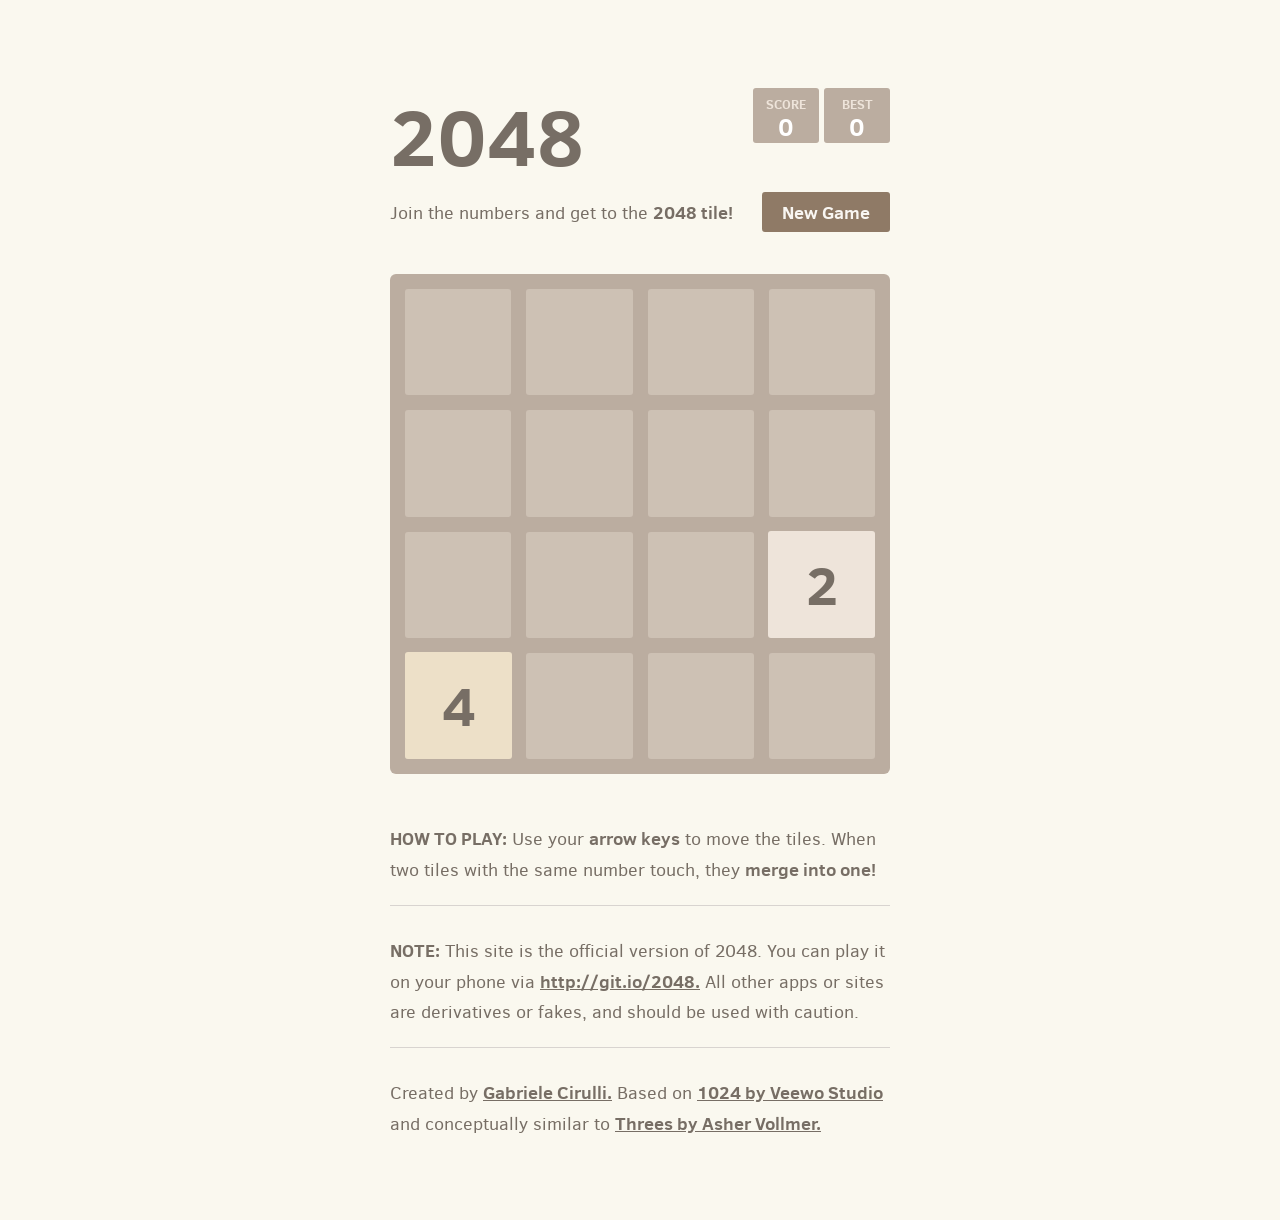
<file: games/2048/index.html>
<!DOCTYPE html>
<html>
<head>
  <meta charset="utf-8">
  <title>2048</title>

  <link href="style/main.css" rel="stylesheet" type="text/css">
  <link rel="shortcut icon" href="favicon.ico">
  <link rel="apple-touch-icon" href="meta/apple-touch-icon.png">
  <link rel="apple-touch-startup-image" href="meta/apple-touch-startup-image-640x1096.png" media="(device-width: 320px) and (device-height: 568px) and (-webkit-device-pixel-ratio: 2)"> <!-- iPhone 5+ -->
  <link rel="apple-touch-startup-image" href="meta/apple-touch-startup-image-640x920.png"  media="(device-width: 320px) and (device-height: 480px) and (-webkit-device-pixel-ratio: 2)"> <!-- iPhone, retina -->
  <meta name="apple-mobile-web-app-capable" content="yes">
  <meta name="apple-mobile-web-app-status-bar-style" content="black">

  <meta name="HandheldFriendly" content="True">
  <meta name="MobileOptimized" content="320">
  <meta name="viewport" content="width=device-width, target-densitydpi=160dpi, initial-scale=1.0, maximum-scale=1, user-scalable=no, minimal-ui">
</head>
<body>
  <div class="container">
    <div class="heading">
      <h1 class="title">2048</h1>
      <div class="scores-container">
        <div class="score-container">0</div>
        <div class="best-container">0</div>
      </div>
    </div>

    <div class="above-game">
      <p class="game-intro">Join the numbers and get to the <strong>2048 tile!</strong></p>
      <a class="restart-button">New Game</a>
    </div>

    <div class="game-container">
      <div class="game-message">
        <p></p>
        <div class="lower">
	        <a class="keep-playing-button">Keep going</a>
          <a class="retry-button">Try again</a>
        </div>
      </div>

      <div class="grid-container">
        <div class="grid-row">
          <div class="grid-cell"></div>
          <div class="grid-cell"></div>
          <div class="grid-cell"></div>
          <div class="grid-cell"></div>
        </div>
        <div class="grid-row">
          <div class="grid-cell"></div>
          <div class="grid-cell"></div>
          <div class="grid-cell"></div>
          <div class="grid-cell"></div>
        </div>
        <div class="grid-row">
          <div class="grid-cell"></div>
          <div class="grid-cell"></div>
          <div class="grid-cell"></div>
          <div class="grid-cell"></div>
        </div>
        <div class="grid-row">
          <div class="grid-cell"></div>
          <div class="grid-cell"></div>
          <div class="grid-cell"></div>
          <div class="grid-cell"></div>
        </div>
      </div>

      <div class="tile-container">

      </div>
    </div>

    <p class="game-explanation">
      <strong class="important">How to play:</strong> Use your <strong>arrow keys</strong> to move the tiles. When two tiles with the same number touch, they <strong>merge into one!</strong>
    </p>
    <hr>
    <p>
    <strong class="important">Note:</strong> This site is the official version of 2048. You can play it on your phone via <a href="http://git.io/2048">http://git.io/2048.</a> All other apps or sites are derivatives or fakes, and should be used with caution.
    </p>
    <hr>
    <p>
    Created by <a href="http://gabrielecirulli.com" target="_blank">Gabriele Cirulli.</a> Based on <a href="https://itunes.apple.com/us/app/1024!/id823499224" target="_blank">1024 by Veewo Studio</a> and conceptually similar to <a href="http://asherv.com/threes/" target="_blank">Threes by Asher Vollmer.</a>
    </p>
  </div>

  <script src="js/bind_polyfill.js"></script>
  <script src="js/classlist_polyfill.js"></script>
  <script src="js/animframe_polyfill.js"></script>
  <script src="js/keyboard_input_manager.js"></script>
  <script src="js/html_actuator.js"></script>
  <script src="js/grid.js"></script>
  <script src="js/tile.js"></script>
  <script src="js/local_storage_manager.js"></script>
  <script src="js/game_manager.js"></script>
  <script src="js/application.js"></script>
</body>
</html>
</file>
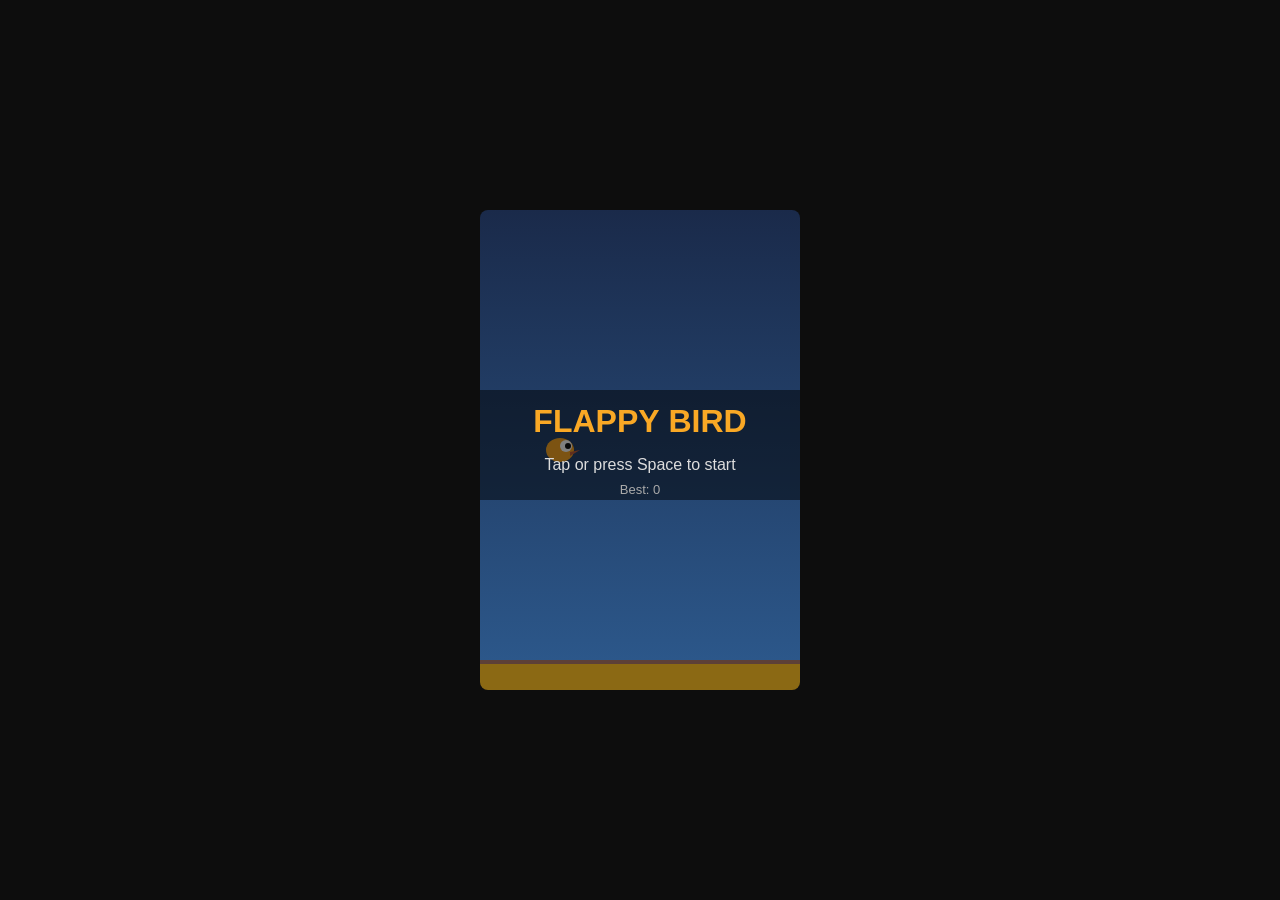
<file: games/flappy/index.html>
<!DOCTYPE html>
<html lang="en">
<head>
<meta charset="UTF-8"/>
<meta name="viewport" content="width=device-width, initial-scale=1.0"/>
<title>Flappy Bird</title>
<style>
  * { box-sizing: border-box; margin: 0; padding: 0; }
  body { background: #0d0d0d; display: flex; align-items: center; justify-content: center; min-height: 100vh; }
  canvas { border-radius: 8px; display: block; cursor: pointer; }
</style>
</head>
<body>
<canvas id="c" width="320" height="480"></canvas>
<script>
const C=document.getElementById('c'),ctx=C.getContext('2d');
const W=320,H=480,GAP=120,PIPE_W=50,SPEED=2.5,GRAVITY=0.35,JUMP=-7;
let bird,pipes,score,best,state,frame;
// state: 'start' | 'play' | 'dead'

function reset(){
  bird={x:80,y:H/2,vy:0,r:14};
  pipes=[];score=0;frame=0;state='start';
  if(!best)best=0;
}

function addPipe(){
  const gap_y=60+Math.random()*(H-180);
  pipes.push({x:W,top:gap_y,bot:gap_y+GAP,passed:false});
}

function flap(){
  if(state==='start'){state='play';bird.vy=JUMP;return;}
  if(state==='play'){bird.vy=JUMP;return;}
  if(state==='dead'){reset();state='play';bird.vy=JUMP;}
}

function tick(){
  frame++;
  if(state!=='play')return;
  bird.vy+=GRAVITY; bird.y+=bird.vy;
  if(frame%80===0)addPipe();
  pipes.forEach(p=>{
    p.x-=SPEED;
    if(!p.passed&&p.x+PIPE_W<bird.x){p.passed=true;score++;if(score>best)best=score;}
  });
  pipes=pipes.filter(p=>p.x+PIPE_W>0);
  // collision
  const bx=bird.x,by=bird.y,br=bird.r-3;
  if(by+br>H||by-br<0)die();
  pipes.forEach(p=>{
    if(bx+br>p.x&&bx-br<p.x+PIPE_W&&(by-br<p.top||by+br>p.bot))die();
  });
}

function die(){state='dead';}

function draw(){
  // sky gradient
  const g=ctx.createLinearGradient(0,0,0,H);
  g.addColorStop(0,'#1a2a4a');g.addColorStop(1,'#2d5a8e');
  ctx.fillStyle=g;ctx.fillRect(0,0,W,H);

  // pipes
  pipes.forEach(p=>{
    ctx.fillStyle='#4CAF50';
    ctx.fillRect(p.x,0,PIPE_W,p.top);
    ctx.fillRect(p.x,p.bot,PIPE_W,H-p.bot);
    ctx.fillStyle='#388E3C';
    ctx.fillRect(p.x-4,p.top-22,PIPE_W+8,22);
    ctx.fillRect(p.x-4,p.bot,PIPE_W+8,22);
  });

  // ground
  ctx.fillStyle='#8B6914';ctx.fillRect(0,H-30,W,30);
  ctx.fillStyle='#5D4037';ctx.fillRect(0,H-30,W,4);

  // bird body
  ctx.save();
  ctx.translate(bird.x,bird.y);
  ctx.rotate(Math.min(Math.max(bird.vy*0.06,-0.5),0.8));
  ctx.fillStyle='#F9A825';
  ctx.beginPath();ctx.ellipse(0,0,bird.r,bird.r-2,0,0,Math.PI*2);ctx.fill();
  ctx.fillStyle='#fff';ctx.beginPath();ctx.arc(6,-4,6,0,Math.PI*2);ctx.fill();
  ctx.fillStyle='#111';ctx.beginPath();ctx.arc(8,-4,3,0,Math.PI*2);ctx.fill();
  ctx.fillStyle='#C15F3C';
  ctx.beginPath();ctx.moveTo(10,2);ctx.lineTo(20,0);ctx.lineTo(10,6);ctx.closePath();ctx.fill();
  ctx.restore();

  // score
  ctx.fillStyle='#fff';ctx.font='bold 28px sans-serif';ctx.textAlign='center';
  if(state==='play'||state==='dead')ctx.fillText(score,W/2,60);

  // overlays
  if(state==='start'){
    ctx.fillStyle='rgba(0,0,0,0.5)';ctx.fillRect(0,H/2-60,W,110);
    ctx.fillStyle='#F9A825';ctx.font='bold 32px sans-serif';ctx.fillText('FLAPPY BIRD',W/2,H/2-18);
    ctx.fillStyle='#ddd';ctx.font='16px sans-serif';ctx.fillText('Tap or press Space to start',W/2,H/2+20);
    ctx.fillStyle='#aaa';ctx.font='13px sans-serif';ctx.fillText('Best: '+best,W/2,H/2+44);
  }
  if(state==='dead'){
    ctx.fillStyle='rgba(0,0,0,0.6)';ctx.fillRect(0,H/2-70,W,120);
    ctx.fillStyle='#eb5757';ctx.font='bold 28px sans-serif';ctx.fillText('GAME OVER',W/2,H/2-28);
    ctx.fillStyle='#ddd';ctx.font='16px sans-serif';ctx.fillText('Score: '+score+'  Best: '+best,W/2,H/2+6);
    ctx.fillStyle='#aaa';ctx.font='14px sans-serif';ctx.fillText('Tap or press Space to retry',W/2,H/2+34);
  }
}

function loop(){tick();draw();requestAnimationFrame(loop);}

document.addEventListener('keydown',e=>{if(e.code==='Space'){e.preventDefault();flap();}});
C.addEventListener('click',flap);
C.addEventListener('touchstart',e=>{e.preventDefault();flap();},{passive:false});

reset();
loop();
</script>
</body>
</html>
</file>
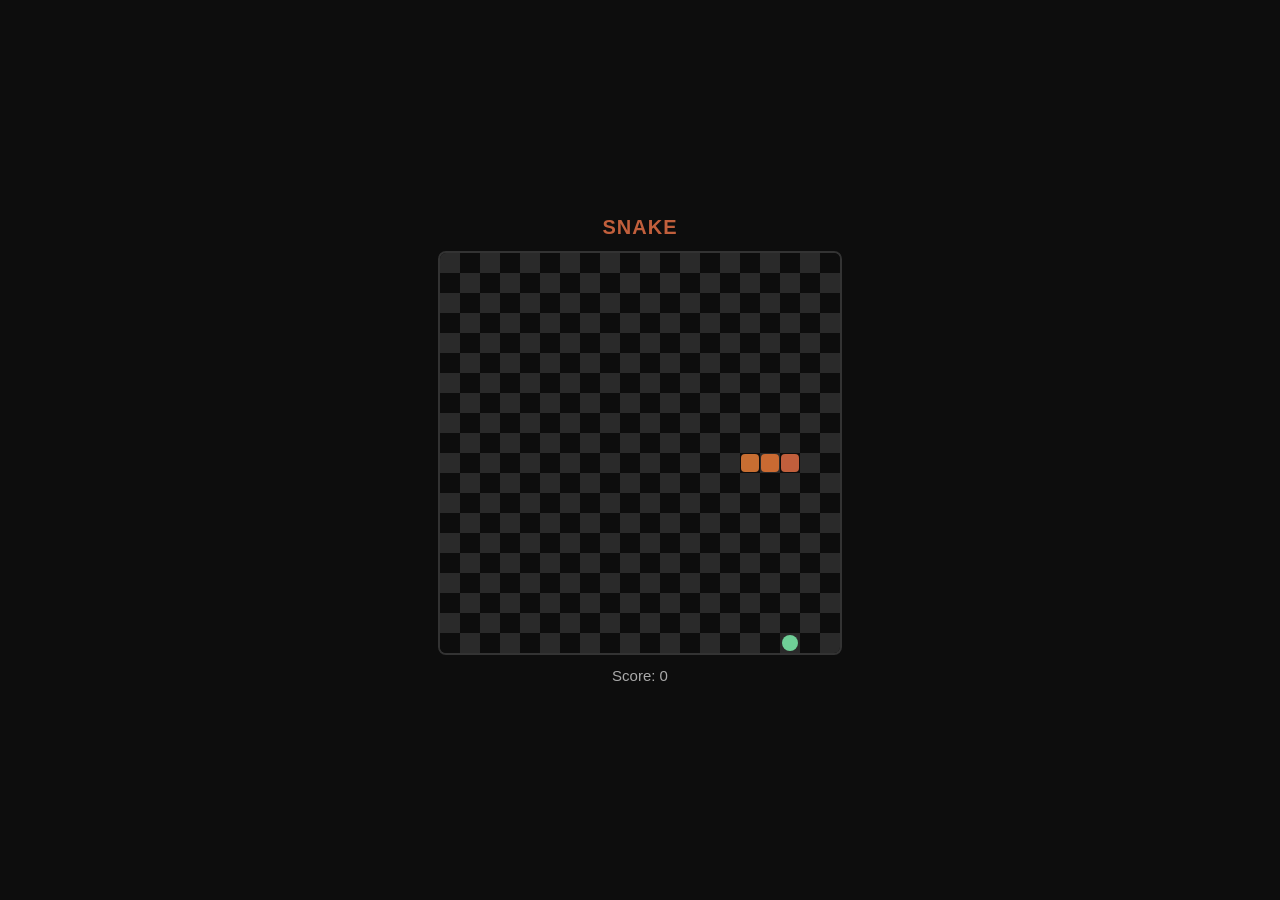
<file: games/snake/index.html>
<!DOCTYPE html>
<html lang="en">
<head>
<meta charset="UTF-8"/>
<meta name="viewport" content="width=device-width, initial-scale=1.0"/>
<title>Snake</title>
<style>
  * { box-sizing: border-box; margin: 0; padding: 0; }
  body { background: #0d0d0d; display: flex; flex-direction: column; align-items: center; justify-content: center; min-height: 100vh; font-family: 'Segoe UI', sans-serif; color: #eee; }
  h1 { font-size: 20px; font-weight: 600; margin-bottom: 12px; letter-spacing: 0.05em; color: #C15F3C; }
  canvas { border: 2px solid #333; border-radius: 8px; display: block; }
  #score { margin-top: 12px; font-size: 15px; color: #aaa; }
  #msg { position: absolute; top: 50%; left: 50%; transform: translate(-50%, -50%);
    background: rgba(0,0,0,0.85); border: 1px solid #444; border-radius: 10px;
    padding: 24px 32px; text-align: center; font-size: 18px; display: none; }
  #msg .sub { font-size: 13px; color: #888; margin-top: 8px; }
</style>
</head>
<body>
<h1>SNAKE</h1>
<div style="position:relative">
  <canvas id="c" width="400" height="400"></canvas>
  <div id="msg">
    <div id="msg-title">Game Over</div>
    <div class="sub">Press Space or tap to restart</div>
  </div>
</div>
<div id="score">Score: 0</div>
<script>
const C = document.getElementById('c');
const ctx = C.getContext('2d');
const SZ = 20, COLS = 20, ROWS = 20;
let snake, dir, nextDir, food, score, alive, loop;

function init() {
  snake = [{x:10,y:10},{x:9,y:10},{x:8,y:10}];
  dir = {x:1,y:0}; nextDir = {x:1,y:0};
  score = 0; alive = true;
  document.getElementById('msg').style.display = 'none';
  placeFood();
  clearInterval(loop);
  loop = setInterval(tick, 120);
}

function placeFood() {
  do { food = {x: Math.floor(Math.random()*COLS), y: Math.floor(Math.random()*ROWS)}; }
  while (snake.some(s => s.x===food.x && s.y===food.y));
}

function tick() {
  dir = nextDir;
  const head = {x: snake[0].x+dir.x, y: snake[0].y+dir.y};
  if (head.x<0||head.x>=COLS||head.y<0||head.y>=ROWS||snake.some(s=>s.x===head.x&&s.y===head.y)) {
    alive = false; clearInterval(loop);
    document.getElementById('msg').style.display = 'block';
    return;
  }
  snake.unshift(head);
  if (head.x===food.x && head.y===food.y) { score++; document.getElementById('score').textContent='Score: '+score; placeFood(); }
  else snake.pop();
  draw();
}

function draw() {
  ctx.fillStyle = '#0d0d0d'; ctx.fillRect(0,0,400,400);
  ctx.fillStyle = '#2a2a2a';
  for (let x=0;x<COLS;x++) for (let y=0;y<ROWS;y++) if((x+y)%2===0) ctx.fillRect(x*SZ,y*SZ,SZ,SZ);
  snake.forEach((s,i) => {
    ctx.fillStyle = i===0 ? '#C15F3C' : `hsl(${20+i*2},60%,${50-i*0.5}%)`;
    ctx.beginPath(); ctx.roundRect(s.x*SZ+1,s.y*SZ+1,SZ-2,SZ-2,4); ctx.fill();
  });
  ctx.fillStyle = '#6fcf97';
  ctx.beginPath(); ctx.arc(food.x*SZ+SZ/2,food.y*SZ+SZ/2,SZ/2-2,0,Math.PI*2); ctx.fill();
}

const DIRS = {ArrowUp:{x:0,y:-1},ArrowDown:{x:0,y:1},ArrowLeft:{x:-1,y:0},ArrowRight:{x:1,y:0},
  w:{x:0,y:-1},s:{x:0,y:1},a:{x:-1,y:0},d:{x:1,y:0}};
document.addEventListener('keydown', e => {
  if (e.code==='Space') { if(!alive) init(); return; }
  const d = DIRS[e.key];
  if (d && !(d.x===-dir.x && d.y===-dir.y)) { e.preventDefault(); nextDir = d; }
});

// Touch support
let tx=0,ty=0;
C.addEventListener('touchstart', e=>{tx=e.touches[0].clientX;ty=e.touches[0].clientY;},{passive:true});
C.addEventListener('touchend', e=>{
  if(!alive){init();return;}
  const dx=e.changedTouches[0].clientX-tx, dy=e.changedTouches[0].clientY-ty;
  if(Math.abs(dx)>Math.abs(dy)) nextDir=dx>0?{x:1,y:0}:{x:-1,y:0};
  else nextDir=dy>0?{x:0,y:1}:{x:0,y:-1};
},{passive:true});

init(); draw();
</script>
</body>
</html>
</file>
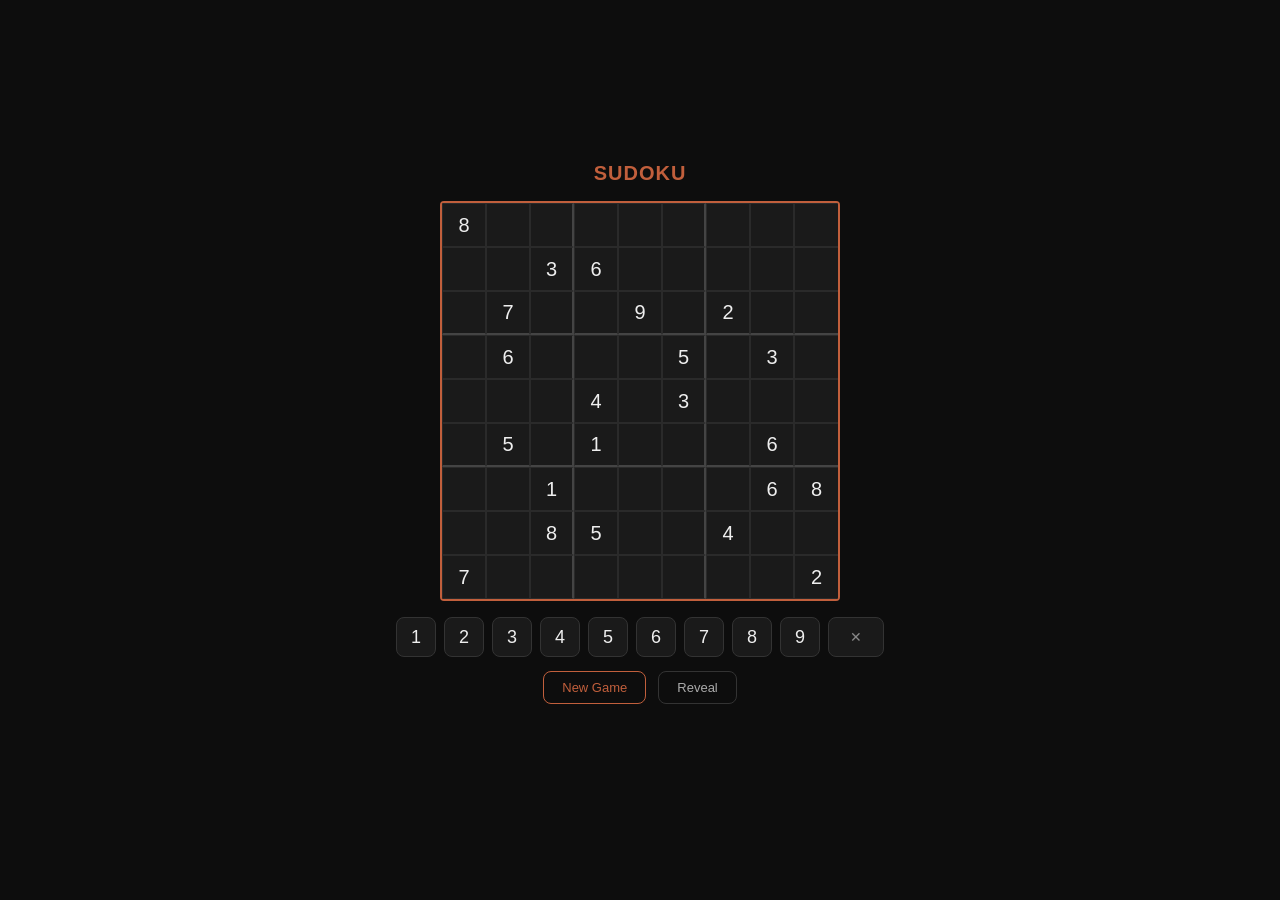
<file: games/sudoku/index.html>
<!DOCTYPE html>
<html lang="en">
<head>
<meta charset="UTF-8"/>
<meta name="viewport" content="width=device-width, initial-scale=1.0"/>
<title>Sudoku</title>
<style>
  * { box-sizing: border-box; margin: 0; padding: 0; }
  body { background: #0d0d0d; display: flex; flex-direction: column; align-items: center; justify-content: center; min-height: 100vh; font-family: 'Segoe UI', sans-serif; color: #eee; padding: 16px; }
  h1 { font-size: 20px; font-weight: 600; margin-bottom: 16px; color: #C15F3C; letter-spacing: 0.05em; }
  #grid { display: grid; grid-template-columns: repeat(9,44px); gap: 0; border: 2px solid #C15F3C; border-radius: 4px; overflow: hidden; }
  .cell { width: 44px; height: 44px; display: flex; align-items: center; justify-content: center;
    font-size: 20px; font-weight: 500; cursor: pointer; border: 1px solid #2a2a2a; background: #1a1a1a;
    transition: background 150ms, color 150ms; user-select: none; }
  .cell:nth-child(3n) { border-right: 2px solid #444; }
  .cell:nth-child(9n) { border-right: none; }
  .row3 { border-bottom: 2px solid #444; }
  .given { color: #eee; }
  .input { color: #C15F3C; }
  .error { color: #eb5757 !important; background: rgba(235,87,87,0.12) !important; }
  .selected { background: #2d2010 !important; }
  .peer { background: #1e1e1e !important; }
  #numpad { display: flex; gap: 8px; margin-top: 16px; }
  .num-btn { width: 40px; height: 40px; border-radius: 8px; border: 1px solid #333; background: #1a1a1a;
    color: #eee; font-size: 18px; cursor: pointer; transition: background 150ms; }
  .num-btn:hover { background: #2a2a2a; }
  .num-btn.erase { font-size: 14px; width: 56px; color: #888; }
  #controls { display: flex; gap: 12px; margin-top: 14px; }
  .btn { padding: 8px 18px; border-radius: 8px; border: 1px solid #333; background: transparent; color: #aaa; font-size: 13px; cursor: pointer; transition: background 150ms, border-color 150ms; }
  .btn:hover { background: #222; border-color: #555; }
  .btn.primary { border-color: #C15F3C; color: #C15F3C; }
  #msg { margin-top: 14px; font-size: 14px; color: #6fcf97; height: 20px; }
</style>
</head>
<body>
<h1>SUDOKU</h1>
<div id="grid"></div>
<div id="numpad">
  <button class="num-btn" onclick="input(1)">1</button>
  <button class="num-btn" onclick="input(2)">2</button>
  <button class="num-btn" onclick="input(3)">3</button>
  <button class="num-btn" onclick="input(4)">4</button>
  <button class="num-btn" onclick="input(5)">5</button>
  <button class="num-btn" onclick="input(6)">6</button>
  <button class="num-btn" onclick="input(7)">7</button>
  <button class="num-btn" onclick="input(8)">8</button>
  <button class="num-btn" onclick="input(9)">9</button>
  <button class="num-btn erase" onclick="input(0)">✕</button>
</div>
<div id="controls">
  <button class="btn primary" onclick="newGame()">New Game</button>
  <button class="btn" onclick="solve()">Reveal</button>
</div>
<div id="msg"></div>
<script>
let puzzle, solution, given, selected = -1;

// Simple puzzle bank (givens, solvable)
const PUZZLES = [
  '530070000600195000098000060800060003400803001700020006060000280000419005000080079',
  '800000000003600000070090200060005030000403000050100060001000068008500400700000002',
  '040000079016070300090100000200680000000000000000053001000006080005040120480000060',
  '000000000010200000090000700000010050060000030040090000002000080000003010000000000',
];

function shuffle(a){for(let i=a.length-1;i>0;i--){const j=Math.floor(Math.random()*(i+1));[a[i],a[j]]=[a[j],a[i]];}return a;}

function isValid(b,pos,num){
  const row=Math.floor(pos/9),col=pos%9,box=Math.floor(row/3)*3+Math.floor(col/3);
  for(let i=0;i<9;i++){
    if(b[row*9+i]===num&&i!==col)return false;
    if(b[i*9+col]===num&&i!==row)return false;
    const br=Math.floor(i/3)+Math.floor(box/3)*3,bc=(i%3)+Math.floor(box%3)*3;
    if(b[br*9+bc]===num&&(br!==row||bc!==col))return false;
  }
  return true;
}

function solvePuzzle(b){
  const empty=b.indexOf(0);
  if(empty===-1)return true;
  const nums=shuffle([1,2,3,4,5,6,7,8,9]);
  for(const n of nums){
    if(isValid(b,empty,n)){b[empty]=n;if(solvePuzzle(b))return true;b[empty]=0;}
  }
  return false;
}

function newGame(){
  const p=PUZZLES[Math.floor(Math.random()*PUZZLES.length)].split('').map(Number);
  puzzle=p.slice();
  solution=p.slice();solvePuzzle(solution);
  given=p.map(v=>v!==0);
  selected=-1;
  render();
  document.getElementById('msg').textContent='';
}

function render(){
  const g=document.getElementById('grid');
  g.innerHTML='';
  for(let i=0;i<81;i++){
    const row=Math.floor(i/9),col=i%9;
    const d=document.createElement('div');
    d.className='cell';
    if(given[i])d.classList.add('given');
    else if(puzzle[i])d.classList.add('input');
    if(i===selected)d.classList.add('selected');
    else if(selected>=0){
      const sr=Math.floor(selected/9),sc=selected%9,sb=Math.floor(sr/3)*3+Math.floor(sc/3);
      const cr=row,cc=col,cb=Math.floor(cr/3)*3+Math.floor(cc/3);
      if(cr===sr||cc===sc||cb===sb)d.classList.add('peer');
    }
    if(puzzle[i]&&!given[i]&&!isValid(puzzle,i,puzzle[i]))d.classList.add('error');
    if(row===2||row===5)d.classList.add('row3');
    if(puzzle[i])d.textContent=puzzle[i];
    d.addEventListener('click',()=>{selected=i;render();});
    g.appendChild(d);
  }
}

function input(n){
  if(selected<0||given[selected])return;
  puzzle[selected]=n;
  if(puzzle.every((v,i)=>v===solution[i])){document.getElementById('msg').textContent='✓ Solved! 🎉';}
  render();
}

function solve(){puzzle=solution.slice();render();document.getElementById('msg').textContent='Puzzle revealed.';}

document.addEventListener('keydown',e=>{
  if(e.key>='1'&&e.key<='9')input(parseInt(e.key));
  else if(e.key==='Backspace'||e.key==='Delete'||e.key==='0')input(0);
  else if(e.key==='ArrowRight'&&selected>=0)selected=Math.min(80,selected+1);
  else if(e.key==='ArrowLeft'&&selected>=0)selected=Math.max(0,selected-1);
  else if(e.key==='ArrowDown'&&selected>=0)selected=Math.min(80,selected+9);
  else if(e.key==='ArrowUp'&&selected>=0)selected=Math.max(0,selected-9);
  else return;
  render();
});

newGame();
</script>
</body>
</html>
</file>
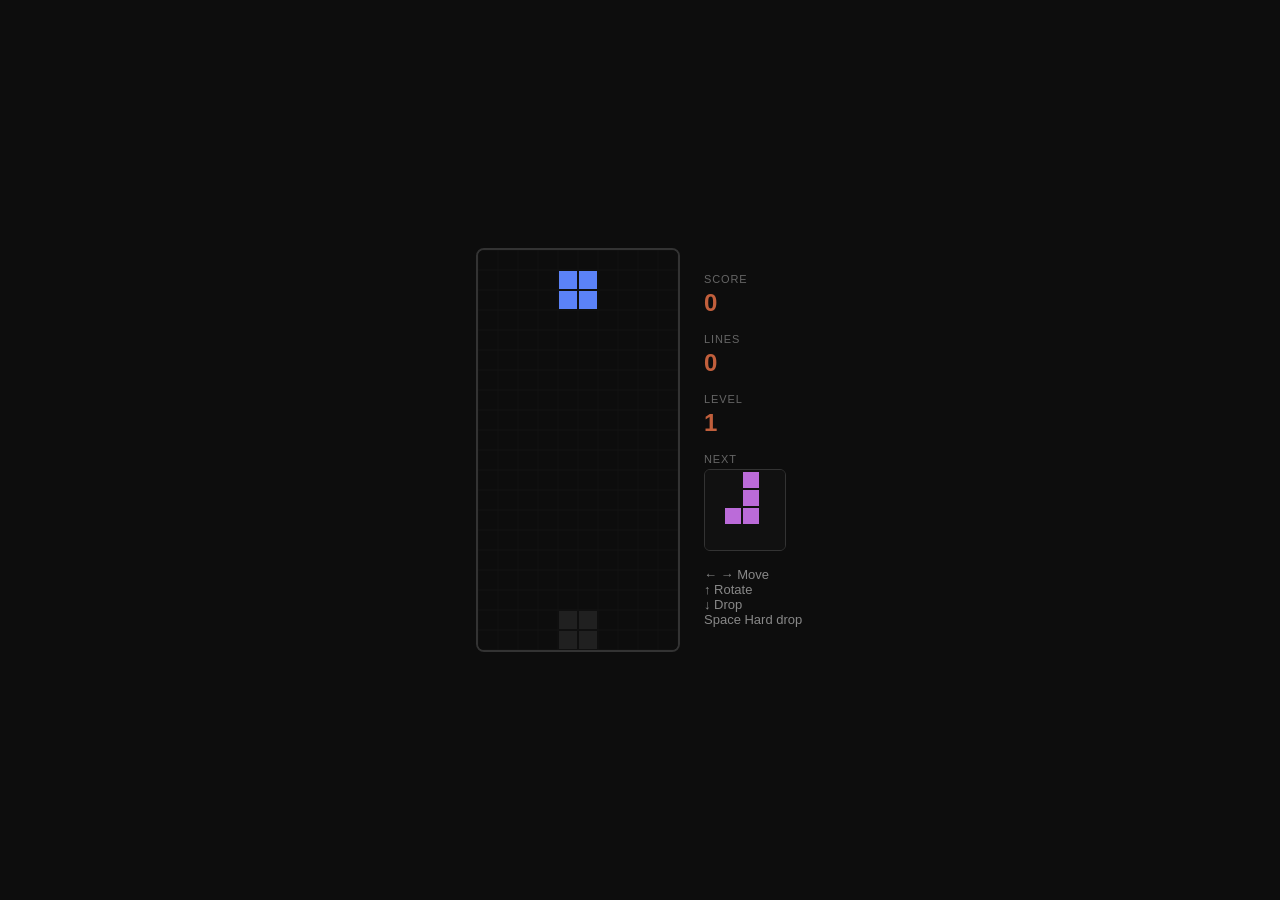
<file: games/tetris/index.html>
<!DOCTYPE html>
<html lang="en">
<head>
<meta charset="UTF-8"/>
<meta name="viewport" content="width=device-width, initial-scale=1.0"/>
<title>Tetris</title>
<style>
  * { box-sizing: border-box; margin: 0; padding: 0; }
  body { background: #0d0d0d; display: flex; align-items: center; justify-content: center; min-height: 100vh; font-family: 'Segoe UI', sans-serif; color: #eee; gap: 24px; }
  canvas { border: 2px solid #333; border-radius: 8px; display: block; }
  #side { display: flex; flex-direction: column; gap: 16px; min-width: 100px; }
  .label { font-size: 11px; text-transform: uppercase; letter-spacing: 0.08em; color: #666; margin-bottom: 4px; }
  .val { font-size: 24px; font-weight: 700; color: #C15F3C; }
  #next-canvas { border: 1px solid #333; border-radius: 6px; background: #111; }
  #msg { font-size: 13px; color: #888; }
</style>
</head>
<body>
<canvas id="c" width="200" height="400"></canvas>
<div id="side">
  <div><div class="label">Score</div><div class="val" id="score">0</div></div>
  <div><div class="label">Lines</div><div class="val" id="lines">0</div></div>
  <div><div class="label">Level</div><div class="val" id="level">1</div></div>
  <div><div class="label">Next</div><canvas id="next-canvas" width="80" height="80"></canvas></div>
  <div id="msg">← → Move<br>↑ Rotate<br>↓ Drop<br>Space Hard drop</div>
</div>
<script>
const C=document.getElementById('c'),ctx=C.getContext('2d');
const NC=document.getElementById('next-canvas'),nctx=NC.getContext('2d');
const SZ=20,COLS=10,ROWS=20;
const COLORS=['','#C15F3C','#5b82f8','#6fcf97','#f2c94c','#bb6bd9','#eb5757','#56ccf2'];
const PIECES=[
  [[1,1,1,1]],
  [[2,2],[2,2]],
  [[0,3,0],[3,3,3]],
  [[4,0],[4,0],[4,4]],
  [[0,5],[0,5],[5,5]],
  [[6,6,0],[0,6,6]],
  [[0,7,7],[7,7,0]],
];

let board,piece,px,py,next,score,lines,level,alive,loop;

function newBoard(){return Array.from({length:ROWS},()=>Array(COLS).fill(0));}
function randPiece(){return JSON.parse(JSON.stringify(PIECES[Math.floor(Math.random()*PIECES.length)]));}

function init(){
  board=newBoard(); score=0; lines=0; level=1; alive=true;
  piece=randPiece(); next=randPiece(); spawn();
  update();
  clearInterval(loop); loop=setInterval(drop,speed());
}

function speed(){return Math.max(100,600-level*60);}

function spawn(){px=Math.floor((COLS-piece[0].length)/2); py=0;}

function rotate(m){return m[0].map((_,i)=>m.map(r=>r[i]).reverse());}

function fits(p,x,y){
  return p.every((row,r)=>row.every((v,c)=>!v||
    (x+c>=0&&x+c<COLS&&y+r>=0&&y+r<ROWS&&!board[y+r][x+c])));
}

function lock(){
  piece.forEach((row,r)=>row.forEach((v,c)=>{if(v)board[py+r][px+c]=v;}));
  let cleared=0;
  for(let r=ROWS-1;r>=0;r--){
    if(board[r].every(v=>v)){board.splice(r,1);board.unshift(Array(COLS).fill(0));cleared++;r++;}
  }
  if(cleared){lines+=cleared;score+=cleared*100*level;level=Math.floor(lines/10)+1;clearInterval(loop);loop=setInterval(drop,speed());}
  piece=next; next=randPiece(); spawn();
  if(!fits(piece,px,py)){alive=false;clearInterval(loop);ctx.fillStyle='rgba(0,0,0,0.6)';ctx.fillRect(0,0,C.width,C.height);ctx.fillStyle='#fff';ctx.font='bold 20px sans-serif';ctx.textAlign='center';ctx.fillText('GAME OVER',C.width/2,C.height/2);ctx.font='13px sans-serif';ctx.fillStyle='#aaa';ctx.fillText('Press R to restart',C.width/2,C.height/2+28);}
  update();
}

function drop(){if(fits(piece,px,py+1))py++;else lock();draw();}

function draw(){
  ctx.fillStyle='#0d0d0d';ctx.fillRect(0,0,C.width,C.height);
  // grid
  ctx.strokeStyle='#1a1a1a';ctx.lineWidth=0.5;
  for(let x=0;x<=COLS;x++){ctx.beginPath();ctx.moveTo(x*SZ,0);ctx.lineTo(x*SZ,ROWS*SZ);ctx.stroke();}
  for(let y=0;y<=ROWS;y++){ctx.beginPath();ctx.moveTo(0,y*SZ);ctx.lineTo(COLS*SZ,y*SZ);ctx.stroke();}
  // board
  board.forEach((row,r)=>row.forEach((v,c)=>{if(v){ctx.fillStyle=COLORS[v];ctx.fillRect(c*SZ+1,r*SZ+1,SZ-2,SZ-2);}}));
  // ghost
  let gy=py;while(fits(piece,px,gy+1))gy++;
  piece.forEach((row,r)=>row.forEach((v,c)=>{if(v){ctx.fillStyle='rgba(255,255,255,0.08)';ctx.fillRect((px+c)*SZ+1,(gy+r)*SZ+1,SZ-2,SZ-2);}}));
  // piece
  piece.forEach((row,r)=>row.forEach((v,c)=>{if(v){ctx.fillStyle=COLORS[v];ctx.fillRect((px+c)*SZ+1,(py+r)*SZ+1,SZ-2,SZ-2);}}));
  // next
  nctx.fillStyle='#111';nctx.fillRect(0,0,80,80);
  const ox=Math.floor((4-next[0].length)/2),oy=Math.floor((4-next.length)/2);
  next.forEach((row,r)=>row.forEach((v,c)=>{if(v){nctx.fillStyle=COLORS[v];nctx.fillRect((ox+c)*18+2,(oy+r)*18+2,16,16);}}));
}

function update(){
  document.getElementById('score').textContent=score;
  document.getElementById('lines').textContent=lines;
  document.getElementById('level').textContent=level;
}

document.addEventListener('keydown',e=>{
  if(!alive){if(e.key==='r'||e.key==='R')init();return;}
  if(e.key==='ArrowLeft'){if(fits(piece,px-1,py))px--;}
  else if(e.key==='ArrowRight'){if(fits(piece,px+1,py))px++;}
  else if(e.key==='ArrowDown'){if(fits(piece,px,py+1))py++;else lock();}
  else if(e.key==='ArrowUp'){const r=rotate(piece);if(fits(r,px,py))piece=r;}
  else if(e.key===' '){e.preventDefault();while(fits(piece,px,py+1))py++;lock();}
  else return;
  draw();
});

init();
</script>
</body>
</html>
</file>
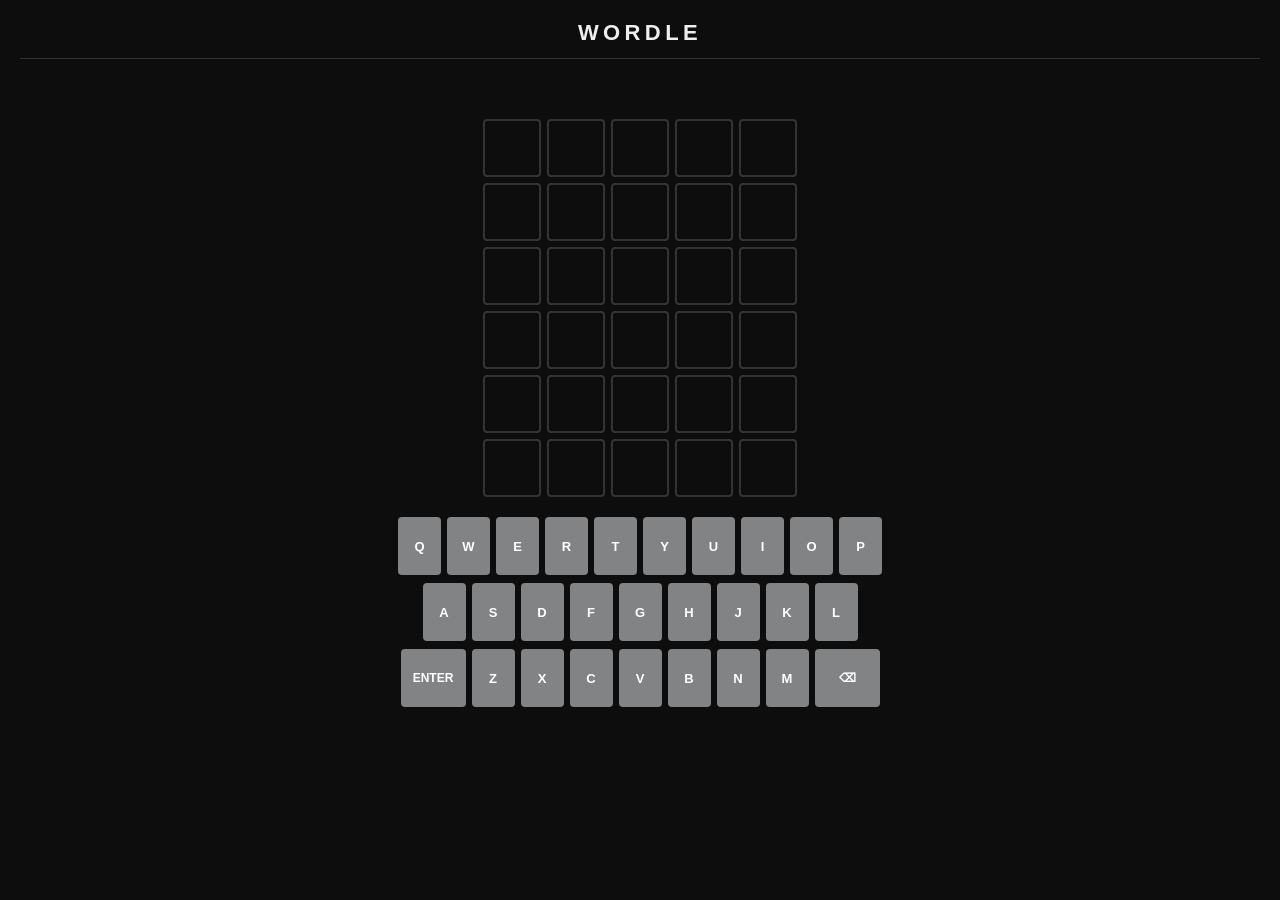
<file: games/wordle/index.html>
<!DOCTYPE html>
<html lang="en">
<head>
<meta charset="UTF-8"/>
<meta name="viewport" content="width=device-width, initial-scale=1.0"/>
<title>Wordle</title>
<style>
  * { box-sizing: border-box; margin: 0; padding: 0; }
  body { background: #0d0d0d; display: flex; flex-direction: column; align-items: center; min-height: 100vh; font-family: 'Segoe UI', sans-serif; color: #eee; padding: 20px; }
  h1 { font-size: 22px; font-weight: 700; letter-spacing: 0.2em; color: #eee; border-bottom: 1px solid #333; padding-bottom: 12px; width: 100%; text-align: center; margin-bottom: 20px; }
  #msg { min-height: 28px; font-size: 14px; font-weight: 600; text-align: center; color: #f2c94c; margin-bottom: 12px; }
  #board { display: flex; flex-direction: column; gap: 6px; margin-bottom: 20px; }
  .row { display: flex; gap: 6px; }
  .tile { width: 58px; height: 58px; border: 2px solid #333; border-radius: 4px;
    display: flex; align-items: center; justify-content: center;
    font-size: 28px; font-weight: 800; text-transform: uppercase;
    transition: background 200ms, border-color 200ms; user-select: none; }
  .tile.filled { border-color: #666; }
  .tile.correct { background: #538d4e; border-color: #538d4e; color: #fff; }
  .tile.present { background: #b59f3b; border-color: #b59f3b; color: #fff; }
  .tile.absent  { background: #3a3a3c; border-color: #3a3a3c; color: #fff; }
  .tile.pop { animation: pop 120ms ease both; }
  @keyframes pop { 0%{transform:scale(1)} 50%{transform:scale(1.12)} 100%{transform:scale(1)} }
  .tile.shake { animation: shake 400ms ease; }
  @keyframes shake { 0%,100%{transform:translateX(0)} 20%,60%{transform:translateX(-4px)} 40%,80%{transform:translateX(4px)} }
  #keyboard { display: flex; flex-direction: column; gap: 8px; align-items: center; }
  .kb-row { display: flex; gap: 6px; }
  .key { height: 58px; min-width: 43px; padding: 0 6px; border-radius: 4px; border: none;
    background: #818384; color: #fff; font-size: 13px; font-weight: 700; cursor: pointer;
    text-transform: uppercase; transition: background 200ms; }
  .key.wide { min-width: 65px; font-size: 12px; }
  .key.correct { background: #538d4e; }
  .key.present { background: #b59f3b; }
  .key.absent  { background: #3a3a3c; }
  #new-btn { margin-top: 16px; padding: 10px 24px; background: #538d4e; border: none; border-radius: 8px;
    color: #fff; font-size: 14px; font-weight: 600; cursor: pointer; display: none; }
</style>
</head>
<body>
<h1>WORDLE</h1>
<div id="msg"></div>
<div id="board"></div>
<div id="keyboard"></div>
<button id="new-btn" onclick="newGame()">New Game</button>
<script>
const WORDS = ['about','above','abuse','actor','acute','admit','adopt','adult','after','again','agent','agree','ahead','alarm','album','alert','alike','align','alive','alley','allow','alone','along','alter','angel','anger','angle','angry','anime','ankle','annex','antic','apart','apple','apply','arena','argue','arise','armor','array','arrow','asked','aspen','asset','atlas','attic','audio','audit','augur','aunts','avail','avoid','awake','award','aware','awful','bacon','badge','badly','baked','baker','balls','banal','bands','bangs','basic','basis','batch','began','begin','being','below','bench','bible','birth','black','blade','blame','bland','blank','blaze','bleat','bleed','blend','bless','blind','bliss','block','blood','bloom','blown','board','boats','bogus','bonds','bonus','books','boots','booth','bound','boxer','brain','brand','brave','bread','break','breed','bribe','bride','brief','bring','brink','broad','broke','brook','brown','brunt','brush','build','built','bunch','burst','buyer','cabin','cable','camel','cargo','carry','cases','catch','cause','caves','cease','chain','chair','chalk','chaos','charm','chase','cheap','check','cheek','cheer','chess','chest','chief','child','china','chips','choir','chunk','civic','civil','claim','clamp','clash','class','clean','clear','climb','cling','clock','clone','close','cloth','cloud','coach','coast','comet','comic','comma','comet','comic','comma','count','court','cover','crack','craft','crane','crash','crawl','crazy','cream','crime','crisp','cross','crowd','crown','cruel','crush','curve','cycle','daily','dance','darts','datum','deals','death','debut','decoy','delay','dense','depot','depth','derby','dirty','disco','dizzy','doubt','dough','draft','drain','drama','drank','drawl','drawn','dread','dream','dress','dried','drift','drink','drive','drone','drove','drums','dryer','duchy','duple','duvet','dwarf','eager','early','earth','eight','elect','elite','email','emcee','empty','enemy','enjoy','enter','entry','epoch','equal','erase','error','essay','event','every','exact','exert','exile','exist','extra','fable','facet','faith','false','fancy','fatal','fault','feast','fence','fever','fiber','fiery','fifth','fight','final','first','fixed','flame','flank','flare','flash','flask','fleet','flesh','flies','float','flood','floor','flora','flour','flute','focus','folks','force','forge','forth','forum','found','franc','fraud','freak','freed','fresh','front','frost','froze','fruit','fully','funny','fused','fuzzy','gauge','gavel','gears','genre','ghost','giant','given','gland','glass','glaze','gleam','glean','globe','gloom','gloss','glove','going','grain','grand','grant','grasp','grass','grave','great','greed','green','greet','grief','grill','grind','groan','groin','group','grove','grown','guard','guess','guest','guild','guise','gusto','habit','halls','handy','harsh','haste','haunt','heart','heavy','hello','hence','herbs','hinge','hippo','hobby','holly','honor','horse','hotel','house','hover','human','humor','hurry','hydro','hyena','ideal','image','imply','inbox','index','indie','infer','inner','input','inter','intro','ionic','issue','ivory','jelly','jewel','jiffy','joint','joust','jumbo','juror','kayak','knack','kneel','knife','knock','known','label','lance','large','laser','latch','later','laugh','layer','learn','lease','ledge','legal','lemon','level','light','linen','liner','links','liver','llama','local','lodge','logic','login','loose','lover','lucky','lunar','lyric','magic','major','maker','manga','manor','maple','march','match','mayor','media','mercy','merit','metal','meter','midst','might','minor','minus','mixed','mocha','model','money','monks','month','moral','motto','mount','mourn','movie','mulch','music','naive','navel','nerve','night','ninja','noble','noise','north','noted','novel','nymph','oasis','occur','ocean','olive','opera','optic','orbit','order','other','outer','outdo','oxide','ozone','paint','pairs','panic','paper','pasta','patch','pause','peace','pearl','pedal','penny','perch','peril','photo','piano','pinch','pixel','pizza','place','plain','plane','plant','plate','plaza','plead','pluck','plume','plunk','plush','point','polar','poppy','power','press','pride','prime','print','prior','privy','probe','prone','proof','prose','proud','prove','proxy','psalm','pubic','pulse','punch','pupil','purge','queen','query','quest','queue','quick','quiet','quota','quote','rabbi','radar','radio','raise','rally','ranch','range','rapid','ratio','reach','react','realm','rebel','refer','reign','relax','relic','remix','repay','reply','resin','retro','retry','rhyme','ridge','rifle','right','risky','rivet','robot','rocky','round','route','rover','royal','rugby','ruler','rural','safes','saint','salad','sauce','scale','scare','scene','scope','score','scout','scrap','screw','scrub','sense','seize','serve','seven','shall','shame','shape','share','shark','sharp','sheen','sheep','sheer','sheet','shelf','shell','shift','shirt','shock','shoes','shore','short','shout','shrug','sight','sigma','since','sixth','sized','skill','skull','skunk','slate','slave','sleep','slice','slide','slime','slope','slots','smart','smash','smell','smoke','solid','solve','sorry','south','space','spare','spark','speak','spear','speck','speed','spend','spill','spine','spite','split','spoke','sport','spray','squad','stack','staff','stage','stain','stale','stall','stamp','stand','stark','start','stash','state','stays','steam','steel','steep','steer','stern','stick','stiff','still','stock','stomp','stone','stoop','store','storm','story','stove','strap','straw','strip','stump','style','sugar','suite','super','surge','swamp','swear','sweet','swept','swing','swipe','sword','swore','sworn','syrup','table','taste','teach','tease','teens','tense','tenth','terms','theme','there','thick','thing','think','third','thorn','those','three','threw','throw','thump','tiger','tight','timer','tired','title','today','token','topaz','total','touch','tough','towel','toxic','trace','track','trade','train','trait','trash','tread','treat','trend','trial','tried','troop','trout','trove','truce','truck','truly','tryst','tulip','tuner','tunic','turbo','twist','tying','ultra','unify','union','unite','unity','until','upon','upper','upset','urban','usher','usual','utter','valid','value','vapor','vault','venom','verse','video','vigor','viral','virus','visor','visor','vista','vivid','vocal','vodka','voice','voter','vulva','wager','waltz','water','weary','wedge','weigh','weird','whale','wheat','wheel','where','which','while','white','whole','whose','width','witch','women','world','worry','worse','worst','worth','would','wrath','write','wrote','yacht','yearn','yield','young','yours','youth','zebra','zesty','zippy','zonal'];

const ANSWERS = WORDS.filter(w=>w.length===5);
let target, guesses, current, done;

function newGame() {
  target = ANSWERS[Math.floor(Math.random()*ANSWERS.length)].toUpperCase();
  guesses = []; current = ''; done = false;
  document.getElementById('msg').textContent = '';
  document.getElementById('new-btn').style.display = 'none';
  renderBoard(); renderKeyboard();
}

function renderBoard() {
  const b = document.getElementById('board'); b.innerHTML = '';
  for (let r = 0; r < 6; r++) {
    const row = document.createElement('div'); row.className = 'row';
    for (let c = 0; c < 5; c++) {
      const tile = document.createElement('div'); tile.className = 'tile';
      if (r < guesses.length) {
        const {word, result} = guesses[r];
        tile.textContent = word[c];
        tile.classList.add(result[c]);
      } else if (r === guesses.length) {
        if (c < current.length) { tile.textContent = current[c]; tile.classList.add('filled'); }
      }
      row.appendChild(tile);
    }
    b.appendChild(row);
  }
}

function renderKeyboard() {
  const rows = [['q','w','e','r','t','y','u','i','o','p'],['a','s','d','f','g','h','j','k','l'],['Enter','z','x','c','v','b','n','m','⌫']];
  const kb = document.getElementById('keyboard'); kb.innerHTML = '';
  const state = {};
  guesses.forEach(({word,result}) => word.split('').forEach((ch,i) => {
    const prev = state[ch];
    if (result[i]==='correct') state[ch]='correct';
    else if (result[i]==='present' && prev!=='correct') state[ch]='present';
    else if (!prev) state[ch]='absent';
  }));
  rows.forEach(row => {
    const div = document.createElement('div'); div.className = 'kb-row';
    row.forEach(k => {
      const btn = document.createElement('button'); btn.className = 'key';
      if (k==='Enter'||k==='⌫') btn.classList.add('wide');
      btn.textContent = k;
      if (state[k]) btn.classList.add(state[k]);
      btn.addEventListener('click', () => handleKey(k==='⌫'?'Backspace':k));
      div.appendChild(btn);
    });
    kb.appendChild(div);
  });
}

function evaluate(guess) {
  const result = Array(5).fill('absent');
  const pool = target.split('');
  guess.split('').forEach((ch,i) => { if (ch===target[i]) { result[i]='correct'; pool[i]=null; }});
  guess.split('').forEach((ch,i) => { if (result[i]!=='correct') { const j=pool.indexOf(ch); if(j>=0){result[i]='present';pool[j]=null;}}});
  return result;
}

function handleKey(k) {
  if (done) return;
  if (k==='Backspace') { current=current.slice(0,-1); renderBoard(); return; }
  if (k==='Enter') {
    if (current.length<5) { shakeRow(); return; }
    if (!WORDS.includes(current.toLowerCase())) { showMsg('Not in word list'); shakeRow(); return; }
    const result = evaluate(current);
    guesses.push({word:current, result});
    current = '';
    renderBoard(); renderKeyboard();
    if (result.every(r=>r==='correct')) { showMsg('Genius! 🎉'); done=true; document.getElementById('new-btn').style.display='block'; return; }
    if (guesses.length===6) { showMsg('The word was '+target); done=true; document.getElementById('new-btn').style.display='block'; }
    return;
  }
  if (/^[A-Za-z]$/.test(k) && current.length<5) { current+=k.toUpperCase(); renderBoard(); popTile(); }
}

function showMsg(m) { document.getElementById('msg').textContent = m; }
function shakeRow() {
  const rows = document.querySelectorAll('.row');
  const r = rows[guesses.length]; if (!r) return;
  r.querySelectorAll('.tile').forEach(t => { t.classList.remove('shake'); void t.offsetWidth; t.classList.add('shake'); });
}
function popTile() {
  const rows = document.querySelectorAll('.row');
  const r = rows[guesses.length]; if (!r) return;
  const tile = r.querySelectorAll('.tile')[current.length-1]; if (!tile) return;
  tile.classList.remove('pop'); void tile.offsetWidth; tile.classList.add('pop');
}

document.addEventListener('keydown', e => {
  if (e.ctrlKey||e.metaKey||e.altKey) return;
  handleKey(e.key==='Backspace'?'Backspace':e.key==='Enter'?'Enter':e.key.toUpperCase());
});

newGame();
</script>
</body>
</html>
</file>
<file: games/2048/style/main.css>
@import url(fonts/clear-sans.css);
html, body {
  margin: 0;
  padding: 0;
  background: #faf8ef;
  color: #776e65;
  font-family: "Clear Sans", "Helvetica Neue", Arial, sans-serif;
  font-size: 18px; }

body {
  margin: 80px 0; }

.heading:after {
  content: "";
  display: block;
  clear: both; }

h1.title {
  font-size: 80px;
  font-weight: bold;
  margin: 0;
  display: block;
  float: left; }

@-webkit-keyframes move-up {
  0% {
    top: 25px;
    opacity: 1; }

  100% {
    top: -50px;
    opacity: 0; } }
@-moz-keyframes move-up {
  0% {
    top: 25px;
    opacity: 1; }

  100% {
    top: -50px;
    opacity: 0; } }
@keyframes move-up {
  0% {
    top: 25px;
    opacity: 1; }

  100% {
    top: -50px;
    opacity: 0; } }
.scores-container {
  float: right;
  text-align: right; }

.score-container, .best-container {
  position: relative;
  display: inline-block;
  background: #bbada0;
  padding: 15px 25px;
  font-size: 25px;
  height: 25px;
  line-height: 47px;
  font-weight: bold;
  border-radius: 3px;
  color: white;
  margin-top: 8px;
  text-align: center; }
  .score-container:after, .best-container:after {
    position: absolute;
    width: 100%;
    top: 10px;
    left: 0;
    text-transform: uppercase;
    font-size: 13px;
    line-height: 13px;
    text-align: center;
    color: #eee4da; }
  .score-container .score-addition, .best-container .score-addition {
    position: absolute;
    right: 30px;
    color: red;
    font-size: 25px;
    line-height: 25px;
    font-weight: bold;
    color: rgba(119, 110, 101, 0.9);
    z-index: 100;
    -webkit-animation: move-up 600ms ease-in;
    -moz-animation: move-up 600ms ease-in;
    animation: move-up 600ms ease-in;
    -webkit-animation-fill-mode: both;
    -moz-animation-fill-mode: both;
    animation-fill-mode: both; }

.score-container:after {
  content: "Score"; }

.best-container:after {
  content: "Best"; }

p {
  margin-top: 0;
  margin-bottom: 10px;
  line-height: 1.65; }

a {
  color: #776e65;
  font-weight: bold;
  text-decoration: underline;
  cursor: pointer; }

strong.important {
  text-transform: uppercase; }

hr {
  border: none;
  border-bottom: 1px solid #d8d4d0;
  margin-top: 20px;
  margin-bottom: 30px; }

.container {
  width: 500px;
  margin: 0 auto; }

@-webkit-keyframes fade-in {
  0% {
    opacity: 0; }

  100% {
    opacity: 1; } }
@-moz-keyframes fade-in {
  0% {
    opacity: 0; }

  100% {
    opacity: 1; } }
@keyframes fade-in {
  0% {
    opacity: 0; }

  100% {
    opacity: 1; } }
.game-container {
  margin-top: 40px;
  position: relative;
  padding: 15px;
  cursor: default;
  -webkit-touch-callout: none;
  -ms-touch-callout: none;
  -webkit-user-select: none;
  -moz-user-select: none;
  -ms-user-select: none;
  -ms-touch-action: none;
  touch-action: none;
  background: #bbada0;
  border-radius: 6px;
  width: 500px;
  height: 500px;
  -webkit-box-sizing: border-box;
  -moz-box-sizing: border-box;
  box-sizing: border-box; }
  .game-container .game-message {
    display: none;
    position: absolute;
    top: 0;
    right: 0;
    bottom: 0;
    left: 0;
    background: rgba(238, 228, 218, 0.5);
    z-index: 100;
    text-align: center;
    -webkit-animation: fade-in 800ms ease 1200ms;
    -moz-animation: fade-in 800ms ease 1200ms;
    animation: fade-in 800ms ease 1200ms;
    -webkit-animation-fill-mode: both;
    -moz-animation-fill-mode: both;
    animation-fill-mode: both; }
    .game-container .game-message p {
      font-size: 60px;
      font-weight: bold;
      height: 60px;
      line-height: 60px;
      margin-top: 222px; }
    .game-container .game-message .lower {
      display: block;
      margin-top: 59px; }
    .game-container .game-message a {
      display: inline-block;
      background: #8f7a66;
      border-radius: 3px;
      padding: 0 20px;
      text-decoration: none;
      color: #f9f6f2;
      height: 40px;
      line-height: 42px;
      margin-left: 9px; }
      .game-container .game-message a.keep-playing-button {
        display: none; }
    .game-container .game-message.game-won {
      background: rgba(237, 194, 46, 0.5);
      color: #f9f6f2; }
      .game-container .game-message.game-won a.keep-playing-button {
        display: inline-block; }
    .game-container .game-message.game-won, .game-container .game-message.game-over {
      display: block; }

.grid-container {
  position: absolute;
  z-index: 1; }

.grid-row {
  margin-bottom: 15px; }
  .grid-row:last-child {
    margin-bottom: 0; }
  .grid-row:after {
    content: "";
    display: block;
    clear: both; }

.grid-cell {
  width: 106.25px;
  height: 106.25px;
  margin-right: 15px;
  float: left;
  border-radius: 3px;
  background: rgba(238, 228, 218, 0.35); }
  .grid-cell:last-child {
    margin-right: 0; }

.tile-container {
  position: absolute;
  z-index: 2; }

.tile, .tile .tile-inner {
  width: 107px;
  height: 107px;
  line-height: 107px; }
.tile.tile-position-1-1 {
  -webkit-transform: translate(0px, 0px);
  -moz-transform: translate(0px, 0px);
  -ms-transform: translate(0px, 0px);
  transform: translate(0px, 0px); }
.tile.tile-position-1-2 {
  -webkit-transform: translate(0px, 121px);
  -moz-transform: translate(0px, 121px);
  -ms-transform: translate(0px, 121px);
  transform: translate(0px, 121px); }
.tile.tile-position-1-3 {
  -webkit-transform: translate(0px, 242px);
  -moz-transform: translate(0px, 242px);
  -ms-transform: translate(0px, 242px);
  transform: translate(0px, 242px); }
.tile.tile-position-1-4 {
  -webkit-transform: translate(0px, 363px);
  -moz-transform: translate(0px, 363px);
  -ms-transform: translate(0px, 363px);
  transform: translate(0px, 363px); }
.tile.tile-position-2-1 {
  -webkit-transform: translate(121px, 0px);
  -moz-transform: translate(121px, 0px);
  -ms-transform: translate(121px, 0px);
  transform: translate(121px, 0px); }
.tile.tile-position-2-2 {
  -webkit-transform: translate(121px, 121px);
  -moz-transform: translate(121px, 121px);
  -ms-transform: translate(121px, 121px);
  transform: translate(121px, 121px); }
.tile.tile-position-2-3 {
  -webkit-transform: translate(121px, 242px);
  -moz-transform: translate(121px, 242px);
  -ms-transform: translate(121px, 242px);
  transform: translate(121px, 242px); }
.tile.tile-position-2-4 {
  -webkit-transform: translate(121px, 363px);
  -moz-transform: translate(121px, 363px);
  -ms-transform: translate(121px, 363px);
  transform: translate(121px, 363px); }
.tile.tile-position-3-1 {
  -webkit-transform: translate(242px, 0px);
  -moz-transform: translate(242px, 0px);
  -ms-transform: translate(242px, 0px);
  transform: translate(242px, 0px); }
.tile.tile-position-3-2 {
  -webkit-transform: translate(242px, 121px);
  -moz-transform: translate(242px, 121px);
  -ms-transform: translate(242px, 121px);
  transform: translate(242px, 121px); }
.tile.tile-position-3-3 {
  -webkit-transform: translate(242px, 242px);
  -moz-transform: translate(242px, 242px);
  -ms-transform: translate(242px, 242px);
  transform: translate(242px, 242px); }
.tile.tile-position-3-4 {
  -webkit-transform: translate(242px, 363px);
  -moz-transform: translate(242px, 363px);
  -ms-transform: translate(242px, 363px);
  transform: translate(242px, 363px); }
.tile.tile-position-4-1 {
  -webkit-transform: translate(363px, 0px);
  -moz-transform: translate(363px, 0px);
  -ms-transform: translate(363px, 0px);
  transform: translate(363px, 0px); }
.tile.tile-position-4-2 {
  -webkit-transform: translate(363px, 121px);
  -moz-transform: translate(363px, 121px);
  -ms-transform: translate(363px, 121px);
  transform: translate(363px, 121px); }
.tile.tile-position-4-3 {
  -webkit-transform: translate(363px, 242px);
  -moz-transform: translate(363px, 242px);
  -ms-transform: translate(363px, 242px);
  transform: translate(363px, 242px); }
.tile.tile-position-4-4 {
  -webkit-transform: translate(363px, 363px);
  -moz-transform: translate(363px, 363px);
  -ms-transform: translate(363px, 363px);
  transform: translate(363px, 363px); }

.tile {
  position: absolute;
  -webkit-transition: 100ms ease-in-out;
  -moz-transition: 100ms ease-in-out;
  transition: 100ms ease-in-out;
  -webkit-transition-property: -webkit-transform;
  -moz-transition-property: -moz-transform;
  transition-property: transform; }
  .tile .tile-inner {
    border-radius: 3px;
    background: #eee4da;
    text-align: center;
    font-weight: bold;
    z-index: 10;
    font-size: 55px; }
  .tile.tile-2 .tile-inner {
    background: #eee4da;
    box-shadow: 0 0 30px 10px rgba(243, 215, 116, 0), inset 0 0 0 1px rgba(255, 255, 255, 0); }
  .tile.tile-4 .tile-inner {
    background: #ede0c8;
    box-shadow: 0 0 30px 10px rgba(243, 215, 116, 0), inset 0 0 0 1px rgba(255, 255, 255, 0); }
  .tile.tile-8 .tile-inner {
    color: #f9f6f2;
    background: #f2b179; }
  .tile.tile-16 .tile-inner {
    color: #f9f6f2;
    background: #f59563; }
  .tile.tile-32 .tile-inner {
    color: #f9f6f2;
    background: #f67c5f; }
  .tile.tile-64 .tile-inner {
    color: #f9f6f2;
    background: #f65e3b; }
  .tile.tile-128 .tile-inner {
    color: #f9f6f2;
    background: #edcf72;
    box-shadow: 0 0 30px 10px rgba(243, 215, 116, 0.2381), inset 0 0 0 1px rgba(255, 255, 255, 0.14286);
    font-size: 45px; }
    @media screen and (max-width: 520px) {
      .tile.tile-128 .tile-inner {
        font-size: 25px; } }
  .tile.tile-256 .tile-inner {
    color: #f9f6f2;
    background: #edcc61;
    box-shadow: 0 0 30px 10px rgba(243, 215, 116, 0.31746), inset 0 0 0 1px rgba(255, 255, 255, 0.19048);
    font-size: 45px; }
    @media screen and (max-width: 520px) {
      .tile.tile-256 .tile-inner {
        font-size: 25px; } }
  .tile.tile-512 .tile-inner {
    color: #f9f6f2;
    background: #edc850;
    box-shadow: 0 0 30px 10px rgba(243, 215, 116, 0.39683), inset 0 0 0 1px rgba(255, 255, 255, 0.2381);
    font-size: 45px; }
    @media screen and (max-width: 520px) {
      .tile.tile-512 .tile-inner {
        font-size: 25px; } }
  .tile.tile-1024 .tile-inner {
    color: #f9f6f2;
    background: #edc53f;
    box-shadow: 0 0 30px 10px rgba(243, 215, 116, 0.47619), inset 0 0 0 1px rgba(255, 255, 255, 0.28571);
    font-size: 35px; }
    @media screen and (max-width: 520px) {
      .tile.tile-1024 .tile-inner {
        font-size: 15px; } }
  .tile.tile-2048 .tile-inner {
    color: #f9f6f2;
    background: #edc22e;
    box-shadow: 0 0 30px 10px rgba(243, 215, 116, 0.55556), inset 0 0 0 1px rgba(255, 255, 255, 0.33333);
    font-size: 35px; }
    @media screen and (max-width: 520px) {
      .tile.tile-2048 .tile-inner {
        font-size: 15px; } }
  .tile.tile-super .tile-inner {
    color: #f9f6f2;
    background: #3c3a32;
    font-size: 30px; }
    @media screen and (max-width: 520px) {
      .tile.tile-super .tile-inner {
        font-size: 10px; } }

@-webkit-keyframes appear {
  0% {
    opacity: 0;
    -webkit-transform: scale(0);
    -moz-transform: scale(0);
    -ms-transform: scale(0);
    transform: scale(0); }

  100% {
    opacity: 1;
    -webkit-transform: scale(1);
    -moz-transform: scale(1);
    -ms-transform: scale(1);
    transform: scale(1); } }
@-moz-keyframes appear {
  0% {
    opacity: 0;
    -webkit-transform: scale(0);
    -moz-transform: scale(0);
    -ms-transform: scale(0);
    transform: scale(0); }

  100% {
    opacity: 1;
    -webkit-transform: scale(1);
    -moz-transform: scale(1);
    -ms-transform: scale(1);
    transform: scale(1); } }
@keyframes appear {
  0% {
    opacity: 0;
    -webkit-transform: scale(0);
    -moz-transform: scale(0);
    -ms-transform: scale(0);
    transform: scale(0); }

  100% {
    opacity: 1;
    -webkit-transform: scale(1);
    -moz-transform: scale(1);
    -ms-transform: scale(1);
    transform: scale(1); } }
.tile-new .tile-inner {
  -webkit-animation: appear 200ms ease 100ms;
  -moz-animation: appear 200ms ease 100ms;
  animation: appear 200ms ease 100ms;
  -webkit-animation-fill-mode: backwards;
  -moz-animation-fill-mode: backwards;
  animation-fill-mode: backwards; }

@-webkit-keyframes pop {
  0% {
    -webkit-transform: scale(0);
    -moz-transform: scale(0);
    -ms-transform: scale(0);
    transform: scale(0); }

  50% {
    -webkit-transform: scale(1.2);
    -moz-transform: scale(1.2);
    -ms-transform: scale(1.2);
    transform: scale(1.2); }

  100% {
    -webkit-transform: scale(1);
    -moz-transform: scale(1);
    -ms-transform: scale(1);
    transform: scale(1); } }
@-moz-keyframes pop {
  0% {
    -webkit-transform: scale(0);
    -moz-transform: scale(0);
    -ms-transform: scale(0);
    transform: scale(0); }

  50% {
    -webkit-transform: scale(1.2);
    -moz-transform: scale(1.2);
    -ms-transform: scale(1.2);
    transform: scale(1.2); }

  100% {
    -webkit-transform: scale(1);
    -moz-transform: scale(1);
    -ms-transform: scale(1);
    transform: scale(1); } }
@keyframes pop {
  0% {
    -webkit-transform: scale(0);
    -moz-transform: scale(0);
    -ms-transform: scale(0);
    transform: scale(0); }

  50% {
    -webkit-transform: scale(1.2);
    -moz-transform: scale(1.2);
    -ms-transform: scale(1.2);
    transform: scale(1.2); }

  100% {
    -webkit-transform: scale(1);
    -moz-transform: scale(1);
    -ms-transform: scale(1);
    transform: scale(1); } }
.tile-merged .tile-inner {
  z-index: 20;
  -webkit-animation: pop 200ms ease 100ms;
  -moz-animation: pop 200ms ease 100ms;
  animation: pop 200ms ease 100ms;
  -webkit-animation-fill-mode: backwards;
  -moz-animation-fill-mode: backwards;
  animation-fill-mode: backwards; }

.above-game:after {
  content: "";
  display: block;
  clear: both; }

.game-intro {
  float: left;
  line-height: 42px;
  margin-bottom: 0; }

.restart-button {
  display: inline-block;
  background: #8f7a66;
  border-radius: 3px;
  padding: 0 20px;
  text-decoration: none;
  color: #f9f6f2;
  height: 40px;
  line-height: 42px;
  display: block;
  text-align: center;
  float: right; }

.game-explanation {
  margin-top: 50px; }

@media screen and (max-width: 520px) {
  html, body {
    font-size: 15px; }

  body {
    margin: 20px 0;
    padding: 0 20px; }

  h1.title {
    font-size: 27px;
    margin-top: 15px; }

  .container {
    width: 280px;
    margin: 0 auto; }

  .score-container, .best-container {
    margin-top: 0;
    padding: 15px 10px;
    min-width: 40px; }

  .heading {
    margin-bottom: 10px; }

  .game-intro {
    width: 55%;
    display: block;
    box-sizing: border-box;
    line-height: 1.65; }

  .restart-button {
    width: 42%;
    padding: 0;
    display: block;
    box-sizing: border-box;
    margin-top: 2px; }

  .game-container {
    margin-top: 17px;
    position: relative;
    padding: 10px;
    cursor: default;
    -webkit-touch-callout: none;
    -ms-touch-callout: none;
    -webkit-user-select: none;
    -moz-user-select: none;
    -ms-user-select: none;
    -ms-touch-action: none;
    touch-action: none;
    background: #bbada0;
    border-radius: 6px;
    width: 280px;
    height: 280px;
    -webkit-box-sizing: border-box;
    -moz-box-sizing: border-box;
    box-sizing: border-box; }
    .game-container .game-message {
      display: none;
      position: absolute;
      top: 0;
      right: 0;
      bottom: 0;
      left: 0;
      background: rgba(238, 228, 218, 0.5);
      z-index: 100;
      text-align: center;
      -webkit-animation: fade-in 800ms ease 1200ms;
      -moz-animation: fade-in 800ms ease 1200ms;
      animation: fade-in 800ms ease 1200ms;
      -webkit-animation-fill-mode: both;
      -moz-animation-fill-mode: both;
      animation-fill-mode: both; }
      .game-container .game-message p {
        font-size: 60px;
        font-weight: bold;
        height: 60px;
        line-height: 60px;
        margin-top: 222px; }
      .game-container .game-message .lower {
        display: block;
        margin-top: 59px; }
      .game-container .game-message a {
        display: inline-block;
        background: #8f7a66;
        border-radius: 3px;
        padding: 0 20px;
        text-decoration: none;
        color: #f9f6f2;
        height: 40px;
        line-height: 42px;
        margin-left: 9px; }
        .game-container .game-message a.keep-playing-button {
          display: none; }
      .game-container .game-message.game-won {
        background: rgba(237, 194, 46, 0.5);
        color: #f9f6f2; }
        .game-container .game-message.game-won a.keep-playing-button {
          display: inline-block; }
      .game-container .game-message.game-won, .game-container .game-message.game-over {
        display: block; }

  .grid-container {
    position: absolute;
    z-index: 1; }

  .grid-row {
    margin-bottom: 10px; }
    .grid-row:last-child {
      margin-bottom: 0; }
    .grid-row:after {
      content: "";
      display: block;
      clear: both; }

  .grid-cell {
    width: 57.5px;
    height: 57.5px;
    margin-right: 10px;
    float: left;
    border-radius: 3px;
    background: rgba(238, 228, 218, 0.35); }
    .grid-cell:last-child {
      margin-right: 0; }

  .tile-container {
    position: absolute;
    z-index: 2; }

  .tile, .tile .tile-inner {
    width: 58px;
    height: 58px;
    line-height: 58px; }
  .tile.tile-position-1-1 {
    -webkit-transform: translate(0px, 0px);
    -moz-transform: translate(0px, 0px);
    -ms-transform: translate(0px, 0px);
    transform: translate(0px, 0px); }
  .tile.tile-position-1-2 {
    -webkit-transform: translate(0px, 67px);
    -moz-transform: translate(0px, 67px);
    -ms-transform: translate(0px, 67px);
    transform: translate(0px, 67px); }
  .tile.tile-position-1-3 {
    -webkit-transform: translate(0px, 135px);
    -moz-transform: translate(0px, 135px);
    -ms-transform: translate(0px, 135px);
    transform: translate(0px, 135px); }
  .tile.tile-position-1-4 {
    -webkit-transform: translate(0px, 202px);
    -moz-transform: translate(0px, 202px);
    -ms-transform: translate(0px, 202px);
    transform: translate(0px, 202px); }
  .tile.tile-position-2-1 {
    -webkit-transform: translate(67px, 0px);
    -moz-transform: translate(67px, 0px);
    -ms-transform: translate(67px, 0px);
    transform: translate(67px, 0px); }
  .tile.tile-position-2-2 {
    -webkit-transform: translate(67px, 67px);
    -moz-transform: translate(67px, 67px);
    -ms-transform: translate(67px, 67px);
    transform: translate(67px, 67px); }
  .tile.tile-position-2-3 {
    -webkit-transform: translate(67px, 135px);
    -moz-transform: translate(67px, 135px);
    -ms-transform: translate(67px, 135px);
    transform: translate(67px, 135px); }
  .tile.tile-position-2-4 {
    -webkit-transform: translate(67px, 202px);
    -moz-transform: translate(67px, 202px);
    -ms-transform: translate(67px, 202px);
    transform: translate(67px, 202px); }
  .tile.tile-position-3-1 {
    -webkit-transform: translate(135px, 0px);
    -moz-transform: translate(135px, 0px);
    -ms-transform: translate(135px, 0px);
    transform: translate(135px, 0px); }
  .tile.tile-position-3-2 {
    -webkit-transform: translate(135px, 67px);
    -moz-transform: translate(135px, 67px);
    -ms-transform: translate(135px, 67px);
    transform: translate(135px, 67px); }
  .tile.tile-position-3-3 {
    -webkit-transform: translate(135px, 135px);
    -moz-transform: translate(135px, 135px);
    -ms-transform: translate(135px, 135px);
    transform: translate(135px, 135px); }
  .tile.tile-position-3-4 {
    -webkit-transform: translate(135px, 202px);
    -moz-transform: translate(135px, 202px);
    -ms-transform: translate(135px, 202px);
    transform: translate(135px, 202px); }
  .tile.tile-position-4-1 {
    -webkit-transform: translate(202px, 0px);
    -moz-transform: translate(202px, 0px);
    -ms-transform: translate(202px, 0px);
    transform: translate(202px, 0px); }
  .tile.tile-position-4-2 {
    -webkit-transform: translate(202px, 67px);
    -moz-transform: translate(202px, 67px);
    -ms-transform: translate(202px, 67px);
    transform: translate(202px, 67px); }
  .tile.tile-position-4-3 {
    -webkit-transform: translate(202px, 135px);
    -moz-transform: translate(202px, 135px);
    -ms-transform: translate(202px, 135px);
    transform: translate(202px, 135px); }
  .tile.tile-position-4-4 {
    -webkit-transform: translate(202px, 202px);
    -moz-transform: translate(202px, 202px);
    -ms-transform: translate(202px, 202px);
    transform: translate(202px, 202px); }

  .tile .tile-inner {
    font-size: 35px; }

  .game-message p {
    font-size: 30px !important;
    height: 30px !important;
    line-height: 30px !important;
    margin-top: 90px !important; }
  .game-message .lower {
    margin-top: 30px !important; } }
</file>
